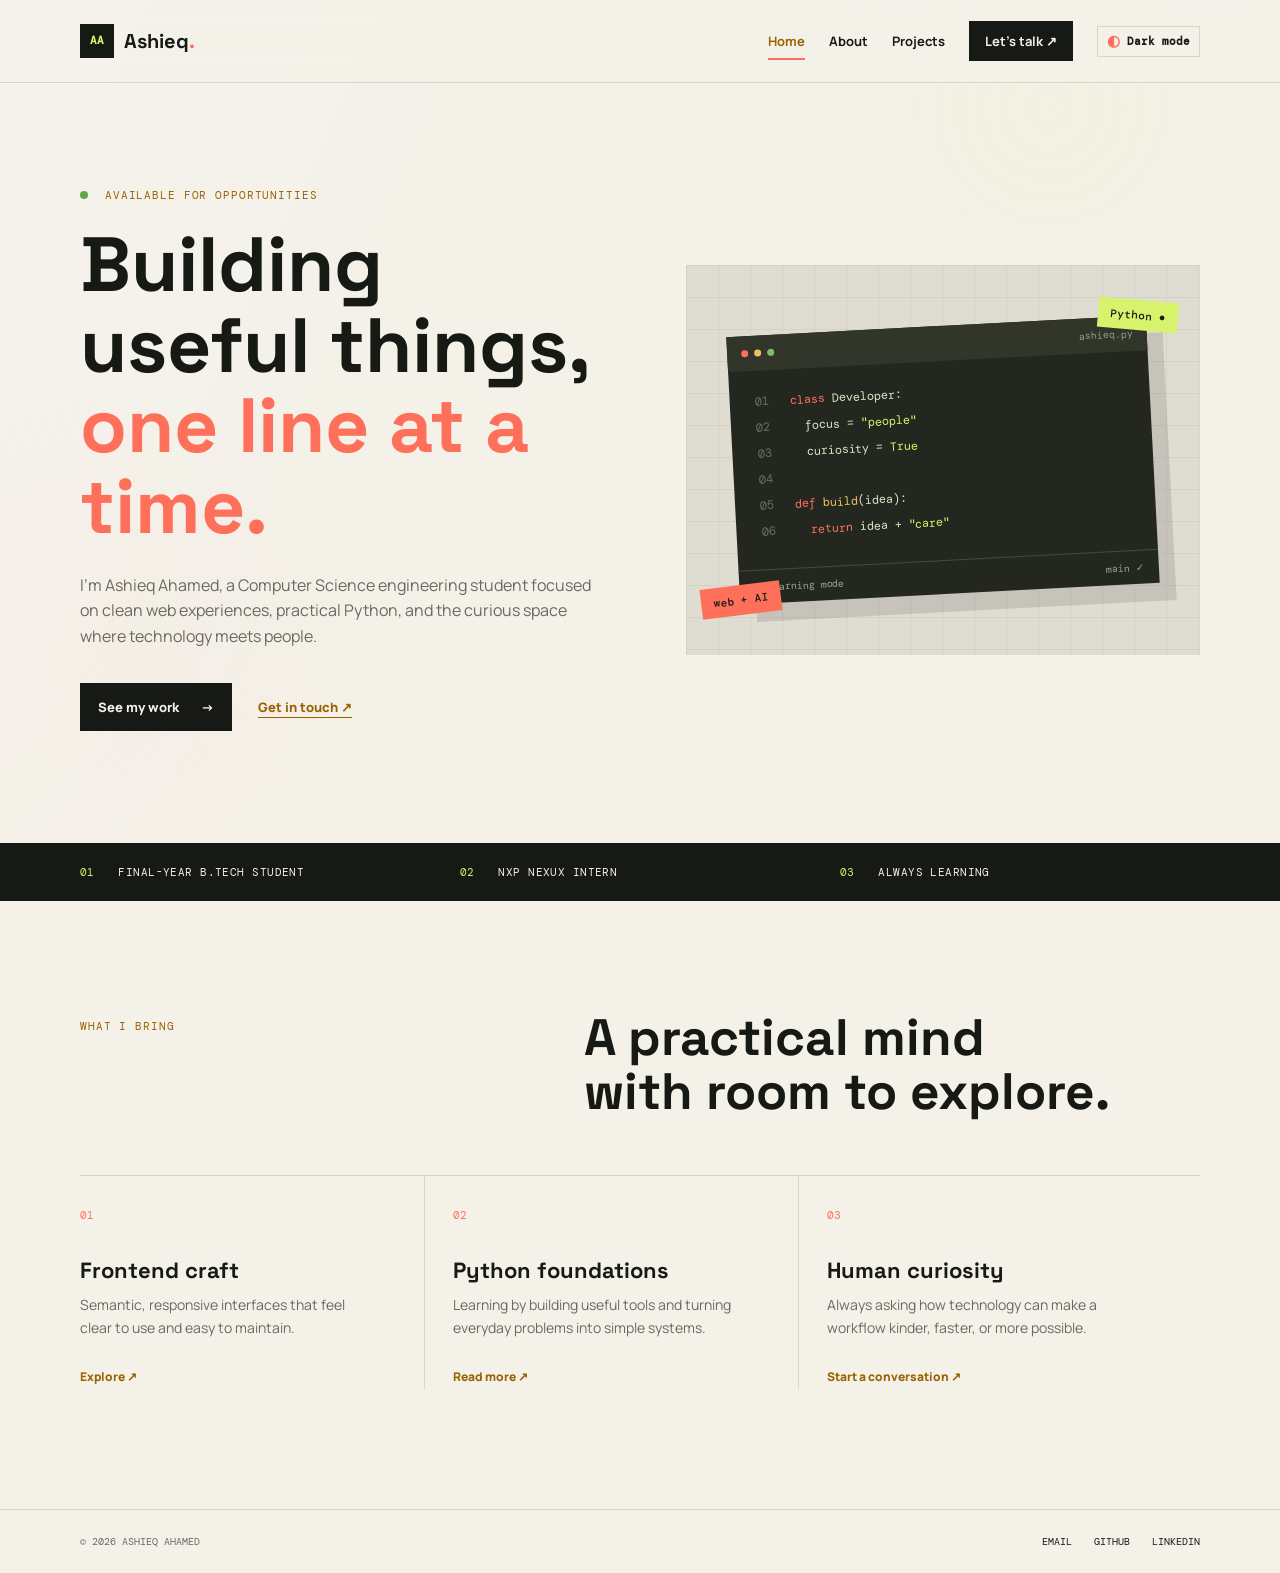
<file: index.html>
<!doctype html>
<html lang="en">
<head>
    <meta charset="utf-8">
    <meta name="viewport" content="width=device-width, initial-scale=1">
    <meta name="description" content="Ashieq Ahamed is a Computer Science engineering student building thoughtful web and Python projects.">
    <meta name="author" content="Ashieq Ahamed">
    <meta name="theme-color" content="#171914">
    <meta property="og:title" content="Ashieq Ahamed | Software Developer">
    <meta property="og:description" content="Portfolio of Ashieq Ahamed, a final-year Computer Science engineering student.">
    <meta property="og:type" content="website">
    <link rel="canonical" href="./index.html">
    <title>Ashieq Ahamed | Software Developer</title>
    <link rel="preconnect" href="https://fonts.googleapis.com">
    <link rel="preconnect" href="https://fonts.gstatic.com" crossorigin>
    <link href="https://fonts.googleapis.com/css2?family=DM+Mono:wght@400;500&family=Manrope:wght@400;500;600;700;800&family=Space+Grotesk:wght@500;600;700&display=swap" rel="stylesheet">
    <link rel="stylesheet" href="styles.css">
</head>
<body>
    <a class="skip-link" href="#main-content">Skip to main content</a>
    <header class="site-header">
        <div class="shell header-inner">
            <a class="brand" href="index.html" aria-label="Ashieq Ahamed home"><span class="brand-mark" aria-hidden="true">AA</span><span>Ashieq<span class="brand-dot">.</span></span></a>
            <nav aria-label="Primary navigation">
                <ul class="nav-list">
                    <li><a class="active" aria-current="page" href="index.html">Home</a></li>
                    <li><a href="about.html">About</a></li>
                    <li><a href="projects.html">Projects</a></li>
                    <li><a class="nav-contact" href="contact.html">Let's talk <span aria-hidden="true">&#8599;</span></a></li>
                    <li><button class="theme-toggle" type="button" aria-pressed="false" aria-label="Switch to dark mode"><span class="theme-icon" aria-hidden="true">◐</span><span class="theme-label">Dark mode</span></button></li>
                </ul>
            </nav>
        </div>
    </header>
    <main id="main-content">
        <section class="hero shell" aria-labelledby="hero-title">
            <div class="hero-copy">
                <p class="eyebrow"><span class="status-dot" aria-hidden="true"></span> Available for opportunities</p>
                <h1 id="hero-title">Building useful things,<br><em>one line at a time.</em></h1>
                <p class="hero-intro">I’m Ashieq Ahamed, a Computer Science engineering student focused on clean web experiences, practical Python, and the curious space where technology meets people.</p>
                <div class="button-row"><a class="button button-primary" href="projects.html">See my work <span aria-hidden="true">&#8594;</span></a><a class="text-link" href="contact.html">Get in touch <span aria-hidden="true">&#8599;</span></a></div>
            </div>
            <div class="hero-visual" aria-label="A decorative developer workspace illustration" role="img">
                <div class="visual-grid" aria-hidden="true"></div>
                <div class="code-window">
                    <div class="window-bar"><span></span><span></span><span></span><small>ashieq.py</small></div>
                    <div class="code-content"><p><b>01</b> <i>class</i> Developer:</p><p><b>02</b> &nbsp; focus = <strong>"people"</strong></p><p><b>03</b> &nbsp; curiosity = <strong>True</strong></p><p><b>04</b></p><p><b>05</b> <i>def</i> <mark>build</mark>(idea):</p><p><b>06</b> &nbsp; <i>return</i> idea + <strong>"care"</strong></p></div>
                    <div class="code-footer"><span>● learning mode</span><span>main &#10003;</span></div>
                </div>
                <div class="visual-tag tag-python">Python <span aria-hidden="true">&#9679;</span></div><div class="visual-tag tag-ai">web + AI</div>
            </div>
        </section>
        <section class="proof-strip" aria-label="Portfolio highlights"><div class="shell proof-grid"><p><span class="proof-number">01</span> Final-year B.Tech student</p><p><span class="proof-number">02</span> NXP Nexux intern</p><p><span class="proof-number">03</span> Always learning</p></div></section>
        <section class="home-section shell" aria-labelledby="focus-title">
            <div class="section-heading"><p class="eyebrow">What I bring</p><h2 id="focus-title">A practical mind<br>with room to explore.</h2></div>
            <div class="focus-grid">
                <article class="focus-item"><span class="item-index">01</span><h3>Frontend craft</h3><p>Semantic, responsive interfaces that feel clear to use and easy to maintain.</p><a href="projects.html" aria-label="Explore frontend projects">Explore <span aria-hidden="true">&#8599;</span></a></article>
                <article class="focus-item"><span class="item-index">02</span><h3>Python foundations</h3><p>Learning by building useful tools and turning everyday problems into simple systems.</p><a href="about.html" aria-label="Read more about my skills">Read more <span aria-hidden="true">&#8599;</span></a></article>
                <article class="focus-item"><span class="item-index">03</span><h3>Human curiosity</h3><p>Always asking how technology can make a workflow kinder, faster, or more possible.</p><a href="contact.html" aria-label="Start a conversation">Start a conversation <span aria-hidden="true">&#8599;</span></a></article>
            </div>
        </section>
    </main>
    <footer class="site-footer"><div class="shell footer-inner"><p>© 2026 Ashieq Ahamed</p><div><a href="mailto:ashieqahamed4@gmail.com">Email</a><a href="https://github.com/AshieqAhamed27" rel="noopener noreferrer">GitHub</a><a href="https://www.linkedin.com/in/ashieq-ahamed-s-a-1a37332a8/" rel="noopener noreferrer">LinkedIn</a></div></div></footer>
    <script src="script.js"></script>
</body>
</html>
</file>
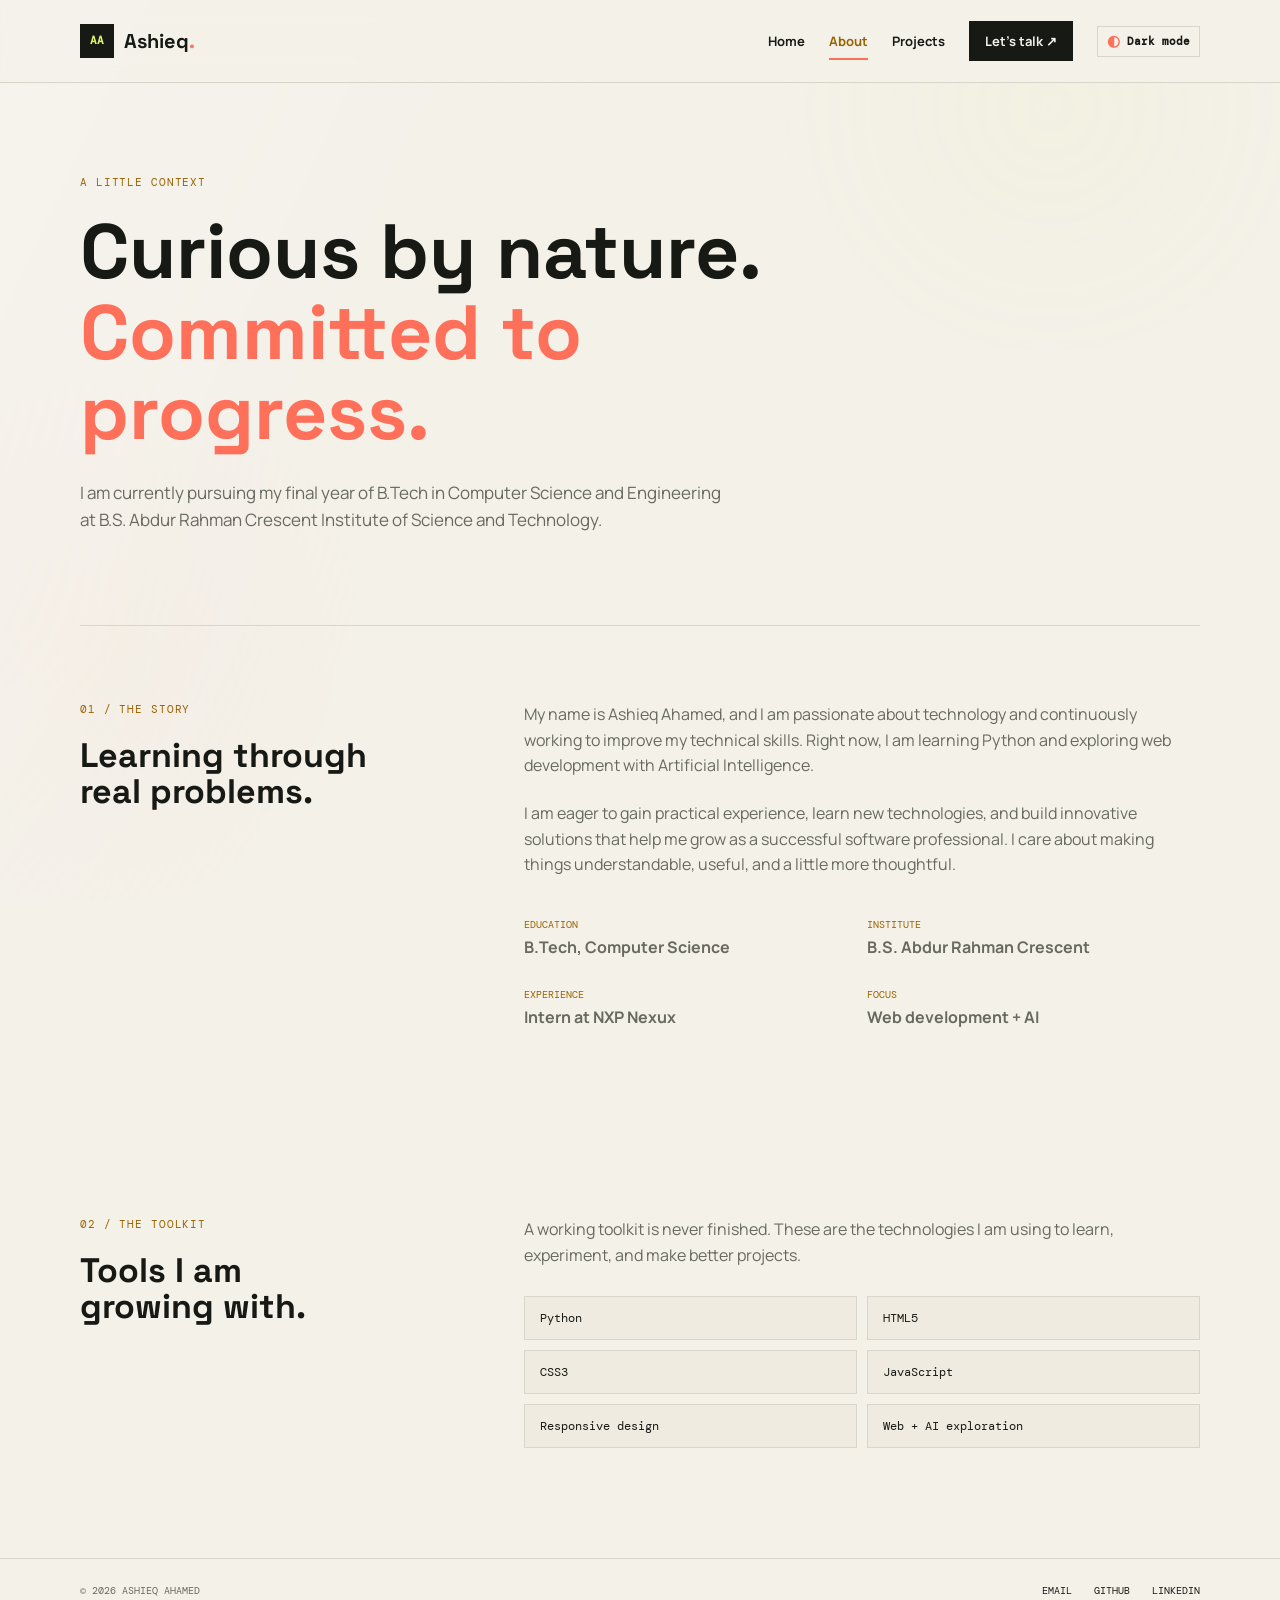
<file: about.html>
<!doctype html>
<html lang="en">
<head>
    <meta charset="utf-8">
    <meta name="viewport" content="width=device-width, initial-scale=1">
    <meta name="description" content="Learn about Ashieq Ahamed, his Computer Science education, skills, and software development interests.">
    <meta name="author" content="Ashieq Ahamed">
    <link rel="canonical" href="./about.html">
    <title>About Ashieq Ahamed | Education & Skills</title>
    <link rel="preconnect" href="https://fonts.googleapis.com"><link rel="preconnect" href="https://fonts.gstatic.com" crossorigin>
    <link href="https://fonts.googleapis.com/css2?family=DM+Mono:wght@400;500&family=Manrope:wght@400;500;600;700;800&family=Space+Grotesk:wght@500;600;700&display=swap" rel="stylesheet">
    <link rel="stylesheet" href="styles.css">
</head>
<body>
    <a class="skip-link" href="#main-content">Skip to main content</a>
    <header class="site-header"><div class="shell header-inner"><a class="brand" href="index.html" aria-label="Ashieq Ahamed home"><span class="brand-mark" aria-hidden="true">AA</span><span>Ashieq<span class="brand-dot">.</span></span></a><nav aria-label="Primary navigation"><ul class="nav-list"><li><a href="index.html">Home</a></li><li><a class="active" aria-current="page" href="about.html">About</a></li><li><a href="projects.html">Projects</a></li><li><a class="nav-contact" href="contact.html">Let's talk <span aria-hidden="true">&#8599;</span></a></li><li><button class="theme-toggle" type="button" aria-pressed="false" aria-label="Switch to dark mode"><span class="theme-icon" aria-hidden="true">◐</span><span class="theme-label">Dark mode</span></button></li></ul></nav></div></header>
    <main id="main-content">
        <section class="page-intro shell" aria-labelledby="page-title"><p class="eyebrow">A little context</p><h1 id="page-title">Curious by nature.<br><em>Committed to progress.</em></h1><p>I am currently pursuing my final year of B.Tech in Computer Science and Engineering at B.S. Abdur Rahman Crescent Institute of Science and Technology.</p></section>
        <section class="content-section shell" aria-labelledby="story-title"><div class="content-grid"><div><p class="eyebrow">01 / The story</p><h2 id="story-title">Learning through<br>real problems.</h2></div><div class="body-copy"><p>My name is Ashieq Ahamed, and I am passionate about technology and continuously working to improve my technical skills. Right now, I am learning Python and exploring web development with Artificial Intelligence.</p><p>I am eager to gain practical experience, learn new technologies, and build innovative solutions that help me grow as a successful software professional. I care about making things understandable, useful, and a little more thoughtful.</p><dl class="detail-list"><div><dt>Education</dt><dd>B.Tech, Computer Science</dd></div><div><dt>Institute</dt><dd>B.S. Abdur Rahman Crescent</dd></div><div><dt>Experience</dt><dd>Intern at NXP Nexux</dd></div><div><dt>Focus</dt><dd>Web development + AI</dd></div></dl></div></div></section>
        <section class="content-section shell" aria-labelledby="skills-title"><div class="content-grid"><div><p class="eyebrow">02 / The toolkit</p><h2 id="skills-title">Tools I am<br>growing with.</h2></div><div><p class="body-copy">A working toolkit is never finished. These are the technologies I am using to learn, experiment, and make better projects.</p><ul class="skill-list" aria-label="Technical skills"><li>Python</li><li>HTML5</li><li>CSS3</li><li>JavaScript</li><li>Responsive design</li><li>Web + AI exploration</li></ul></div></div></section>
    </main>
    <footer class="site-footer"><div class="shell footer-inner"><p>© 2026 Ashieq Ahamed</p><div><a href="mailto:ashieqahamed4@gmail.com">Email</a><a href="https://github.com/AshieqAhamed27" rel="noopener noreferrer">GitHub</a><a href="https://www.linkedin.com/in/ashieq-ahamed-s-a-1a37332a8/" rel="noopener noreferrer">LinkedIn</a></div></div></footer>
    <script src="script.js"></script>
</body>
</html>
</file>
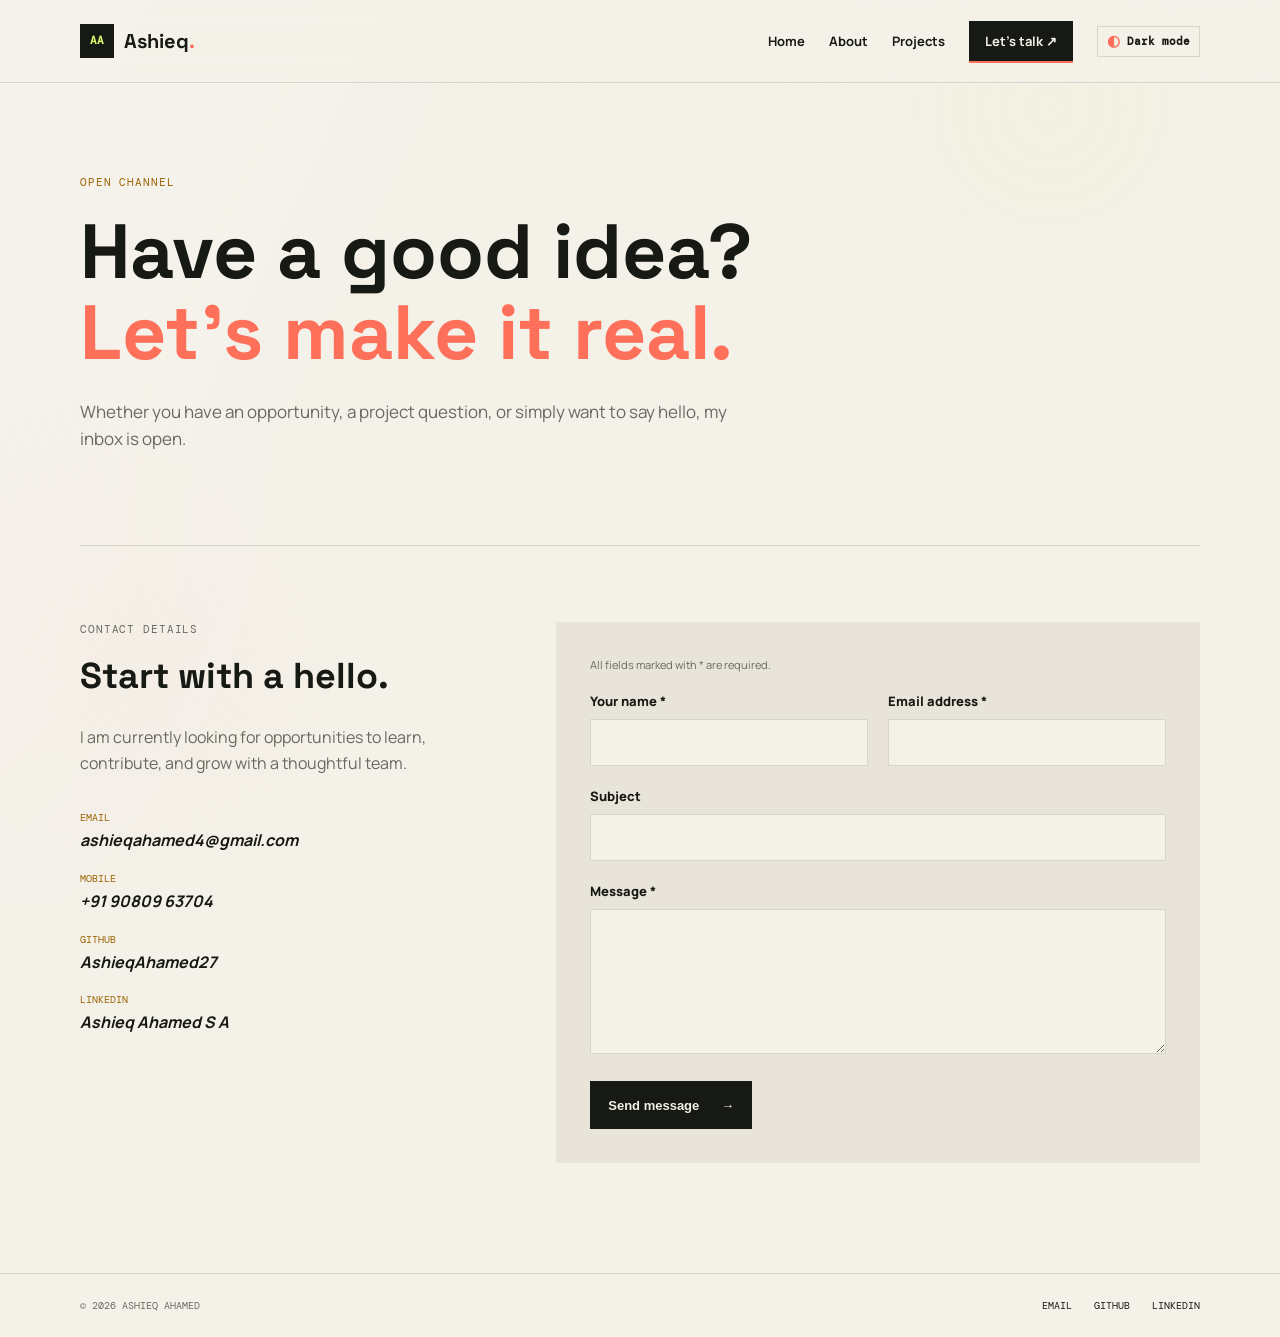
<file: contact.html>
<!doctype html>
<html lang="en">
<head>
    <meta charset="utf-8"><meta name="viewport" content="width=device-width, initial-scale=1">
    <meta name="description" content="Contact Ashieq Ahamed about software development opportunities, projects, and collaboration.">
    <meta name="author" content="Ashieq Ahamed"><link rel="canonical" href="./contact.html">
    <title>Contact Ashieq Ahamed | Let's Talk</title>
    <link rel="preconnect" href="https://fonts.googleapis.com"><link rel="preconnect" href="https://fonts.gstatic.com" crossorigin>
    <link href="https://fonts.googleapis.com/css2?family=DM+Mono:wght@400;500&family=Manrope:wght@400;500;600;700;800&family=Space+Grotesk:wght@500;600;700&display=swap" rel="stylesheet"><link rel="stylesheet" href="styles.css">
</head>
<body>
    <a class="skip-link" href="#main-content">Skip to main content</a>
    <header class="site-header"><div class="shell header-inner"><a class="brand" href="index.html" aria-label="Ashieq Ahamed home"><span class="brand-mark" aria-hidden="true">AA</span><span>Ashieq<span class="brand-dot">.</span></span></a><nav aria-label="Primary navigation"><ul class="nav-list"><li><a href="index.html">Home</a></li><li><a href="about.html">About</a></li><li><a href="projects.html">Projects</a></li><li><a class="nav-contact active" aria-current="page" href="contact.html">Let's talk <span aria-hidden="true">&#8599;</span></a></li><li><button class="theme-toggle" type="button" aria-pressed="false" aria-label="Switch to dark mode"><span class="theme-icon" aria-hidden="true">◐</span><span class="theme-label">Dark mode</span></button></li></ul></nav></div></header>
    <main id="main-content">
        <section class="page-intro shell" aria-labelledby="page-title"><p class="eyebrow">Open channel</p><h1 id="page-title">Have a good idea?<br><em>Let’s make it real.</em></h1><p>Whether you have an opportunity, a project question, or simply want to say hello, my inbox is open.</p></section>
        <section class="content-section shell"><div class="contact-layout"><div class="contact-details"><p class="eyebrow">Contact details</p><h2>Start with a hello.</h2><p>I am currently looking for opportunities to learn, contribute, and grow with a thoughtful team.</p><address><ul class="contact-links"><li><span class="contact-label">Email</span><a href="mailto:ashieqahamed4@gmail.com">ashieqahamed4@gmail.com</a></li><li><span class="contact-label">Mobile</span><a href="tel:+919080963704">+91 90809 63704</a></li><li><span class="contact-label">GitHub</span><a href="https://github.com/AshieqAhamed27" rel="noopener noreferrer">AshieqAhamed27</a></li><li><span class="contact-label">LinkedIn</span><a href="https://www.linkedin.com/in/ashieq-ahamed-s-a-1a37332a8/" rel="noopener noreferrer">Ashieq Ahamed S A</a></li></ul></address></div>
            <form class="contact-form" action="mailto:ashieqahamed4@gmail.com" method="post" enctype="text/plain"><p class="required-note">All fields marked with * are required.</p><div class="form-row"><div class="field"><label for="name">Your name *</label><input id="name" name="name" type="text" autocomplete="name" required></div><div class="field"><label for="email">Email address *</label><input id="email" name="email" type="email" autocomplete="email" required></div></div><div class="field"><label for="subject">Subject</label><input id="subject" name="subject" type="text" autocomplete="off"></div><div class="field"><label for="message">Message *</label><textarea id="message" name="message" required></textarea></div><button class="button button-primary" type="submit">Send message <span aria-hidden="true">&#8594;</span></button></form>
        </div></section>
    </main>
    <footer class="site-footer"><div class="shell footer-inner"><p>© 2026 Ashieq Ahamed</p><div><a href="mailto:ashieqahamed4@gmail.com">Email</a><a href="https://github.com/AshieqAhamed27" rel="noopener noreferrer">GitHub</a><a href="https://www.linkedin.com/in/ashieq-ahamed-s-a-1a37332a8/" rel="noopener noreferrer">LinkedIn</a></div></div></footer>
    <script src="script.js"></script>
</body>
</html>
</file>
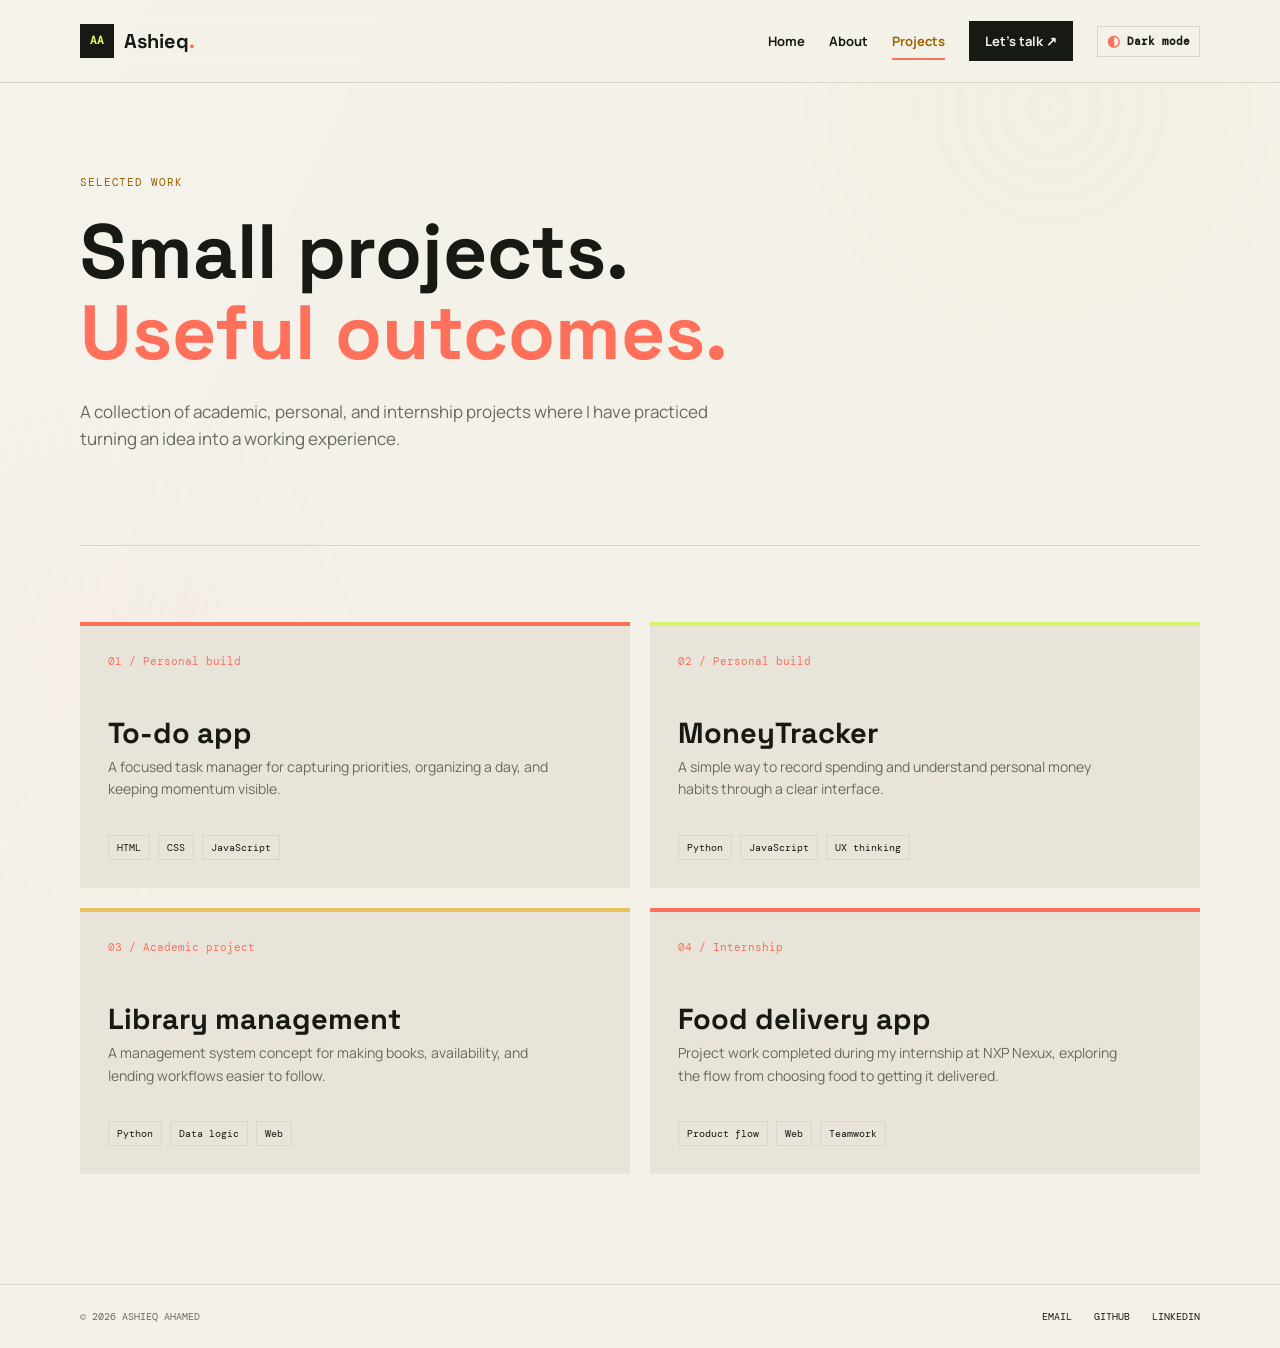
<file: projects.html>
<!doctype html>
<html lang="en">
<head>
    <meta charset="utf-8"><meta name="viewport" content="width=device-width, initial-scale=1">
    <meta name="description" content="Selected projects by Ashieq Ahamed, including a to-do app, MoneyTracker, library management, and internship work.">
    <meta name="author" content="Ashieq Ahamed"><link rel="canonical" href="./projects.html">
    <title>Projects by Ashieq Ahamed | Selected Work</title>
    <link rel="preconnect" href="https://fonts.googleapis.com"><link rel="preconnect" href="https://fonts.gstatic.com" crossorigin>
    <link href="https://fonts.googleapis.com/css2?family=DM+Mono:wght@400;500&family=Manrope:wght@400;500;600;700;800&family=Space+Grotesk:wght@500;600;700&display=swap" rel="stylesheet"><link rel="stylesheet" href="styles.css">
</head>
<body>
    <a class="skip-link" href="#main-content">Skip to main content</a>
    <header class="site-header"><div class="shell header-inner"><a class="brand" href="index.html" aria-label="Ashieq Ahamed home"><span class="brand-mark" aria-hidden="true">AA</span><span>Ashieq<span class="brand-dot">.</span></span></a><nav aria-label="Primary navigation"><ul class="nav-list"><li><a href="index.html">Home</a></li><li><a href="about.html">About</a></li><li><a class="active" aria-current="page" href="projects.html">Projects</a></li><li><a class="nav-contact" href="contact.html">Let's talk <span aria-hidden="true">&#8599;</span></a></li><li><button class="theme-toggle" type="button" aria-pressed="false" aria-label="Switch to dark mode"><span class="theme-icon" aria-hidden="true">◐</span><span class="theme-label">Dark mode</span></button></li></ul></nav></div></header>
    <main id="main-content">
        <section class="page-intro shell" aria-labelledby="page-title"><p class="eyebrow">Selected work</p><h1 id="page-title">Small projects.<br><em>Useful outcomes.</em></h1><p>A collection of academic, personal, and internship projects where I have practiced turning an idea into a working experience.</p></section>
        <section class="content-section shell" aria-labelledby="projects-title"><div class="project-list">
            <article class="project-card"><span class="project-number">01 / Personal build</span><h2 id="projects-title">To-do app</h2><p>A focused task manager for capturing priorities, organizing a day, and keeping momentum visible.</p><div class="project-tags"><span>HTML</span><span>CSS</span><span>JavaScript</span></div></article>
            <article class="project-card"><span class="project-number">02 / Personal build</span><h2>MoneyTracker</h2><p>A simple way to record spending and understand personal money habits through a clear interface.</p><div class="project-tags"><span>Python</span><span>JavaScript</span><span>UX thinking</span></div></article>
            <article class="project-card"><span class="project-number">03 / Academic project</span><h2>Library management</h2><p>A management system concept for making books, availability, and lending workflows easier to follow.</p><div class="project-tags"><span>Python</span><span>Data logic</span><span>Web</span></div></article>
            <article class="project-card"><span class="project-number">04 / Internship</span><h2>Food delivery app</h2><p>Project work completed during my internship at NXP Nexux, exploring the flow from choosing food to getting it delivered.</p><div class="project-tags"><span>Product flow</span><span>Web</span><span>Teamwork</span></div></article>
        </div></section>
    </main>
    <footer class="site-footer"><div class="shell footer-inner"><p>© 2026 Ashieq Ahamed</p><div><a href="mailto:ashieqahamed4@gmail.com">Email</a><a href="https://github.com/AshieqAhamed27" rel="noopener noreferrer">GitHub</a><a href="https://www.linkedin.com/in/ashieq-ahamed-s-a-1a37332a8/" rel="noopener noreferrer">LinkedIn</a></div></div></footer>
    <script src="script.js"></script>
</body>
</html>
</file>
<file: styles.css>
:root {
    --ink: #171914;
    --paper: #f4f1e9;
    --surface: #e8e4da;
    --surface-soft: #efebe1;
    --lime: #d7f36b;
    --coral: #ff705b;
    --gold: #9a6200;
    --muted: #686a60;
    --line: #d8d5ca;
    --shadow: rgba(23, 25, 20, .12);
    --mono: 'DM Mono', monospace;
    --display: 'Space Grotesk', sans-serif;
    --body: 'Manrope', sans-serif;
}
[data-theme="dark"] {
    --ink: #f4f1e9;
    --paper: #171914;
    --surface: #292d25;
    --surface-soft: #23271f;
    --muted: #b6b9a9;
    --line: #3a4035;
    --gold: #e9c45d;
    --shadow: rgba(0, 0, 0, .3);
}
* { box-sizing: border-box; }
html { scroll-behavior: smooth; }
body { margin: 0; color: var(--ink); background: var(--paper); font-family: var(--body); line-height: 1.6; transition: color .25s ease, background-color .25s ease; }
body::before { content: ''; position: fixed; inset: 0; z-index: -1; pointer-events: none; opacity: .32; background-image: linear-gradient(115deg, rgba(255,255,255,.55), transparent 38%), radial-gradient(circle at 82% 12%, rgba(215,243,107,.16), transparent 22%), radial-gradient(circle at 8% 72%, rgba(255,112,91,.1), transparent 20%); }
a { color: inherit; }
.shell { width: min(1120px, calc(100% - 48px)); margin-inline: auto; }
.skip-link { position: absolute; top: -100px; left: 20px; z-index: 10; background: var(--lime); padding: 10px 16px; font-weight: 700; }
.skip-link:focus { top: 12px; }
.site-header { position: sticky; top: 0; z-index: 5; border-bottom: 1px solid var(--line); background: color-mix(in srgb, var(--paper) 86%, transparent); backdrop-filter: blur(12px); }
.header-inner { min-height: 82px; display: flex; align-items: center; justify-content: space-between; gap: 24px; }
.brand { display: flex; align-items: center; gap: 10px; text-decoration: none; font-family: var(--display); font-size: 20px; font-weight: 700; }
.brand-mark { width: 34px; height: 34px; display: grid; place-items: center; background: var(--ink); color: var(--lime); font-family: var(--mono); font-size: 11px; }
.brand-dot { color: var(--coral); }
.nav-list { display: flex; align-items: center; gap: 24px; padding: 0; margin: 0; list-style: none; font-size: 13px; font-weight: 700; }
.nav-list a { text-decoration: none; padding: 8px 0; transition: color .2s ease, border-color .2s ease, background-color .2s ease; }
.nav-list a:hover, .nav-list a:focus-visible, .nav-list .active { color: var(--gold); }
.nav-list .active { border-bottom: 2px solid var(--coral); }
.nav-list .nav-contact { padding: 11px 16px; background: var(--ink); color: var(--paper); }
.nav-list .nav-contact:hover, .nav-list .nav-contact:focus-visible { color: var(--lime); }
.theme-toggle { display: inline-flex; align-items: center; gap: 7px; padding: 7px 9px; border: 1px solid var(--line); color: var(--ink); background: transparent; font: 700 11px var(--mono); cursor: pointer; }
.theme-toggle:hover, .theme-toggle:focus-visible { border-color: var(--coral); color: var(--gold); }
.theme-icon { color: var(--coral); font-size: 15px; line-height: 1; }
h1, h2, h3, p { margin-top: 0; }
h1, h2, h3 { font-family: var(--display); line-height: 1.05; letter-spacing: 0; }
h1 { max-width: 620px; margin-bottom: 26px; font-size: clamp(45px, 6vw, 78px); font-weight: 700; }
h1 em { color: var(--coral); font-style: normal; }
.eyebrow { color: var(--gold); font: 11px var(--mono); letter-spacing: .08em; text-transform: uppercase; margin: 0 0 22px; }
.status-dot { display: inline-block; width: 8px; height: 8px; margin-right: 9px; background: #63a446; border-radius: 50%; }
.hero { display: grid; grid-template-columns: minmax(0, 1.02fr) minmax(360px, .98fr); align-items: center; gap: clamp(42px, 6vw, 72px); padding-top: clamp(70px, 9vw, 105px); padding-bottom: clamp(78px, 10vw, 112px); }
.hero-intro { max-width: 525px; color: var(--muted); font-size: 16px; }
.button-row { display: flex; flex-wrap: wrap; align-items: center; gap: 26px; margin-top: 34px; }
.button { display: inline-flex; align-items: center; gap: 22px; min-height: 48px; padding: 12px 18px; border: 0; text-decoration: none; font-size: 13px; font-weight: 800; cursor: pointer; }
.button-primary { background: var(--ink); color: var(--paper); transition: background-color .2s ease, transform .2s ease, box-shadow .2s ease; }
.button-primary:hover, .button-primary:focus-visible { background: var(--coral); transform: translateY(-3px); box-shadow: 5px 5px 0 var(--lime); }
.text-link { color: var(--gold); font-size: 13px; font-weight: 800; text-decoration: underline; text-underline-offset: 5px; }
.hero-visual { min-height: 390px; position: relative; display: grid; place-items: center; overflow: hidden; isolation: isolate; background: #dfdcd1; animation: reveal-up .7s both .15s; }
.visual-grid { position: absolute; inset: 0; opacity: .42; background-image: linear-gradient(#c5c2b7 1px, transparent 1px), linear-gradient(90deg, #c5c2b7 1px, transparent 1px); background-size: 32px 32px; }
.code-window { position: relative; z-index: 1; width: min(88%, 420px); box-shadow: 16px 18px 0 var(--shadow); background: #24271f; color: #dbe6c8; font: 12px var(--mono); transform: rotate(-3deg); transition: transform .35s ease, box-shadow .35s ease; }
.hero-visual:hover .code-window { transform: rotate(0) translateY(-6px); box-shadow: 20px 24px 0 var(--shadow); }
.window-bar { height: 35px; display: flex; align-items: center; gap: 6px; padding: 0 14px; background: #31352a; }
.window-bar span { width: 7px; height: 7px; border-radius: 50%; background: var(--coral); }
.window-bar span:nth-child(2) { background: #e9c45d; }.window-bar span:nth-child(3) { background: #84bb68; }.window-bar small { margin-left: auto; color: #969e8a; font-size: 10px; }
.code-content { padding: 23px 25px 20px; }.code-content p { margin: 0 0 10px; }.code-content b { display: inline-block; width: 28px; color: #697060; font-weight: 400; }.code-content i { color: var(--coral); font-style: normal; }.code-content strong { color: var(--lime); font-weight: 400; }.code-content mark { color: #e9c45d; background: none; }
.code-footer { display: flex; justify-content: space-between; padding: 10px 15px; color: #9ba78a; border-top: 1px solid #444a3c; font-size: 10px; }
.visual-tag { position: absolute; z-index: 2; padding: 8px 12px; background: var(--lime); font: 11px var(--mono); font-weight: 500; }.tag-python { top: 35px; right: 22px; transform: rotate(5deg); }.tag-ai { bottom: 40px; left: 15px; background: var(--coral); transform: rotate(-7deg); }
.proof-strip { background: var(--ink); color: var(--paper); }.proof-grid { display: grid; grid-template-columns: repeat(3, 1fr); gap: 20px; padding: 22px 0; }.proof-grid p { margin: 0; font: 11px var(--mono); text-transform: uppercase; letter-spacing: .04em; }.proof-number { color: var(--lime); margin-right: 16px; }
.home-section { padding-top: clamp(75px, 9vw, 110px); padding-bottom: clamp(80px, 10vw, 120px); }.section-heading { display: flex; justify-content: space-between; align-items: flex-start; gap: 30px; margin-bottom: 56px; }.section-heading .eyebrow { margin-top: 8px; }.section-heading h2 { min-width: 55%; margin: 0; font-size: clamp(34px, 4vw, 55px); }.focus-grid { display: grid; grid-template-columns: repeat(3, 1fr); border-top: 1px solid var(--line); }.focus-item { padding: 25px 28px 0 0; margin-right: 28px; border-right: 1px solid var(--line); transition: transform .25s ease, box-shadow .25s ease, border-color .25s ease; }.focus-item:last-child { margin-right: 0; border-right: 0; }.focus-item:hover { transform: translateY(-5px); border-color: var(--coral); }.item-index, .project-number { color: var(--coral); font: 11px var(--mono); }.focus-item h3 { margin: 33px 0 12px; font-size: 22px; }.focus-item p { max-width: 280px; color: var(--muted); font-size: 14px; }.focus-item a { display: inline-block; margin-top: 14px; color: var(--gold); font-size: 12px; font-weight: 800; text-decoration: none; }
.site-footer { padding: 25px 0; border-top: 1px solid var(--line); }.footer-inner { display: flex; justify-content: space-between; gap: 20px; font: 10px var(--mono); text-transform: uppercase; }.footer-inner p { margin: 0; color: var(--muted); }.footer-inner div { display: flex; gap: 22px; }.footer-inner a { text-decoration: none; }.footer-inner a:hover, .footer-inner a:focus-visible { color: var(--coral); }
.page-intro { padding: clamp(70px, 8vw, 92px) 0 75px; border-bottom: 1px solid var(--line); }.page-intro h1 { max-width: 800px; }.page-intro p:not(.eyebrow) { max-width: 650px; color: var(--muted); font-size: 17px; }.content-section { padding: 76px 0 110px; }.content-grid { display: grid; grid-template-columns: minmax(220px, .7fr) minmax(0, 1.3fr); gap: clamp(48px, 7vw, 80px); }.content-grid h2 { font-size: 34px; }.body-copy { max-width: 650px; color: var(--muted); font-size: 16px; }.body-copy p { margin-bottom: 22px; }.skill-list { display: grid; grid-template-columns: repeat(2, 1fr); gap: 10px; padding: 0; margin: 28px 0 0; list-style: none; }.skill-list li { padding: 13px 15px; border: 1px solid var(--line); background: var(--surface-soft); font: 12px var(--mono); }.detail-list { display: grid; grid-template-columns: repeat(2, 1fr); gap: 28px 36px; margin: 40px 0 0; }.detail-list dt, .contact-label { color: var(--gold); font: 10px var(--mono); text-transform: uppercase; }.detail-list dd { margin: 4px 0 0; font-weight: 700; }
.project-list { display: grid; grid-template-columns: repeat(2, minmax(0, 1fr)); gap: 20px; }.project-card { display: flex; min-height: 260px; flex-direction: column; padding: 28px; border-top: 4px solid var(--coral); background: var(--surface); transition: transform .25s ease, box-shadow .25s ease; }.project-card:nth-child(2) { border-color: var(--lime); }.project-card:nth-child(3) { border-color: #e9c45d; }.project-card:hover { transform: translateY(-6px); box-shadow: 10px 10px 0 var(--shadow); }.project-card h2 { margin: 50px 0 8px; font-size: 29px; }.project-card p { max-width: 440px; color: var(--muted); font-size: 14px; }.project-tags { display: flex; flex-wrap: wrap; gap: 8px; padding-top: 20px; margin-top: auto; }.project-tags span { padding: 5px 8px; border: 1px solid var(--line); font: 10px var(--mono); }
.contact-layout { display: grid; grid-template-columns: minmax(220px, .75fr) minmax(0, 1.25fr); gap: clamp(48px, 8vw, 90px); }.contact-details h2 { font-size: 36px; }.contact-details p { color: var(--muted); }.contact-links { padding: 0; margin: 35px 0; list-style: none; }.contact-links li { margin: 18px 0; }.contact-links a { font-weight: 700; text-decoration: none; }.contact-links a:hover, .contact-links a:focus-visible { color: var(--coral); }.contact-label { display: block; margin-bottom: 4px; }.contact-form { padding: clamp(24px, 4vw, 34px); background: var(--surface); }.form-row { display: grid; grid-template-columns: 1fr 1fr; gap: 20px; }.field { margin-bottom: 20px; }.field label { display: block; margin-bottom: 7px; font-size: 13px; font-weight: 800; }.field input, .field textarea { width: 100%; padding: 13px 14px; border: 1px solid var(--line); background: var(--paper); color: var(--ink); font: 14px var(--body); }.field textarea { min-height: 145px; resize: vertical; }.field input:focus, .field textarea:focus { outline: 3px solid var(--lime); outline-offset: 2px; }.required-note { margin-bottom: 18px; color: var(--muted); font-size: 11px; }
@media (max-width: 900px) { .header-inner { align-items: flex-start; padding: 16px 0; flex-direction: column; }.nav-list { width: 100%; justify-content: space-between; gap: 14px; }.hero { grid-template-columns: 1fr; }.hero-copy { max-width: 720px; }.hero-visual { min-height: 350px; }.content-grid, .contact-layout { gap: 42px; } }
@media (max-width: 620px) { .shell { width: min(100% - 32px, 1120px); }.nav-list { align-items: stretch; flex-wrap: wrap; font-size: 11px; }.nav-list .nav-contact { padding: 8px 10px; }.theme-toggle { margin-left: auto; }.hero { gap: 48px; }.hero-visual { min-height: 310px; }.proof-grid, .focus-grid, .project-list, .content-grid, .contact-layout { grid-template-columns: 1fr; }.proof-grid { gap: 9px; padding: 18px 0; }.section-heading { display: block; margin-bottom: 38px; }.section-heading h2 { margin-top: 15px; }.focus-item { padding: 22px 0 25px; margin: 0; border-right: 0; border-bottom: 1px solid var(--line); }.focus-item:last-child { border-bottom: 0; }.page-intro { padding-bottom: 55px; }.content-section { padding: 55px 0 80px; }.content-grid { gap: 45px; }.project-card h2 { margin-top: 35px; }.form-row { grid-template-columns: 1fr; }.footer-inner { display: block; }.footer-inner div { margin-top: 14px; } }
@media (prefers-reduced-motion: reduce) { html { scroll-behavior: auto; } *, *::before, *::after { animation-duration: .01ms !important; animation-iteration-count: 1 !important; transition-duration: .01ms !important; } }
:focus-visible { outline: 3px solid var(--coral); outline-offset: 3px; }
@keyframes reveal-up { from { opacity: 0; transform: translateY(18px); } to { opacity: 1; transform: translateY(0); } }
</file>
